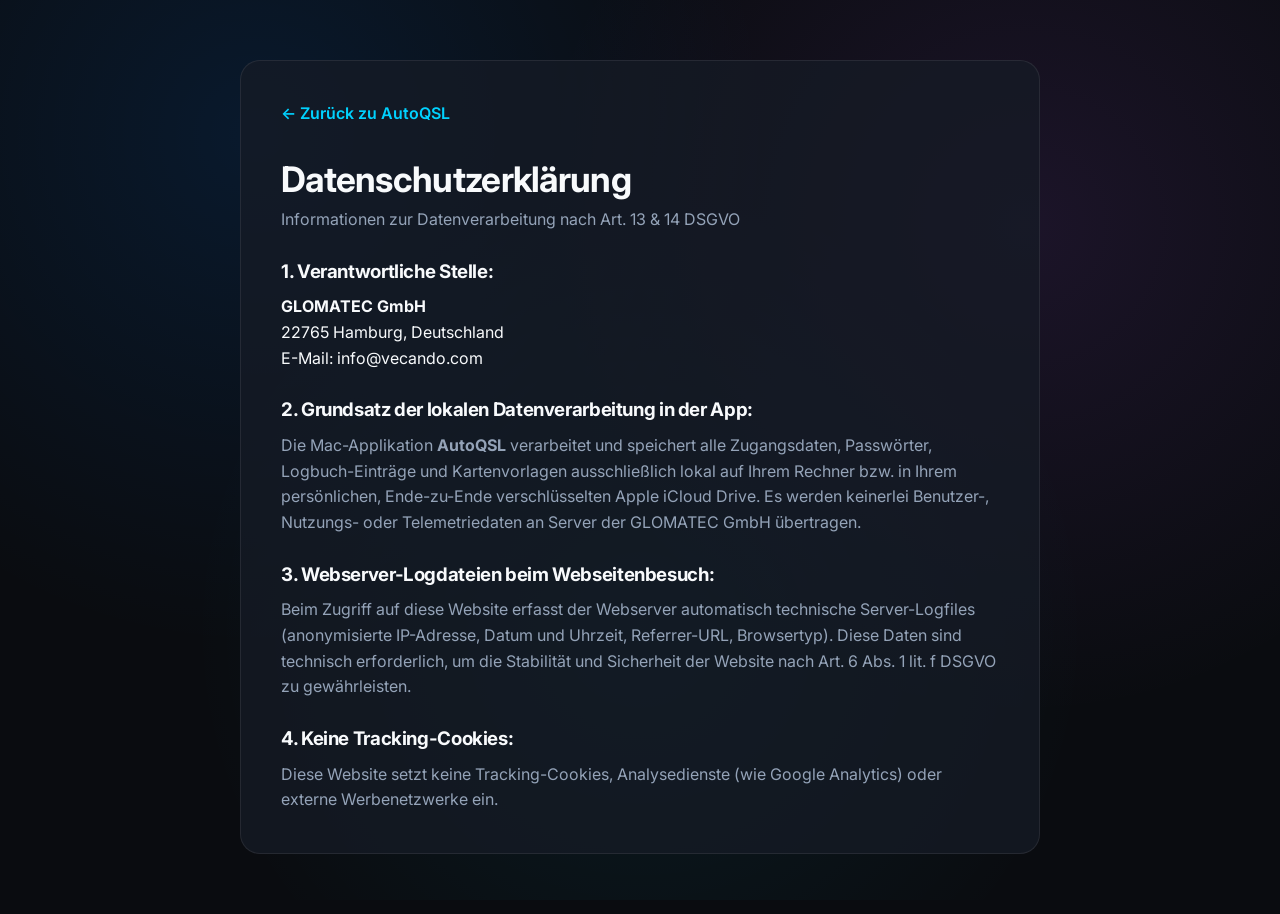
<file: Website/datenschutz.html>
<!DOCTYPE html>
<html lang="de">
<head>
  <meta charset="UTF-8">
  <meta name="viewport" content="width=device-width, initial-scale=1.0">
  <title>Datenschutzerklärung – AutoQSL | GLOMATEC GmbH</title>
  <link rel="stylesheet" href="styles.css">
  <link href="https://fonts.googleapis.com/css2?family=Inter:wght@400;600;700&display=swap" rel="stylesheet">
</head>
<body style="padding: 60px 0;">
  <div class="container" style="max-width: 800px; background: var(--bg-card); padding: 40px; border-radius: var(--radius-lg); border: 1px solid var(--border-color);">
    <a href="index.html" style="color: var(--accent-cyan); text-decoration: none; font-weight: 600;">&larr; Zurück zu AutoQSL</a>
    <h1 style="margin-top: 24px; font-size: 2.2rem;">Datenschutzerklärung</h1>
    <p style="color: var(--text-muted); margin-bottom: 24px;">Informationen zur Datenverarbeitung nach Art. 13 & 14 DSGVO</p>

    <h3>1. Verantwortliche Stelle:</h3>
    <p style="margin-top: 8px;">
      <strong>GLOMATEC GmbH</strong><br>
      22765 Hamburg, Deutschland<br>
      E-Mail: info@vecando.com
    </p>

    <h3 style="margin-top: 24px;">2. Grundsatz der lokalen Datenverarbeitung in der App:</h3>
    <p style="margin-top: 8px; color: var(--text-muted);">
      Die Mac-Applikation <strong>AutoQSL</strong> verarbeitet und speichert alle Zugangsdaten, Passwörter, Logbuch-Einträge und Kartenvorlagen ausschließlich lokal auf Ihrem Rechner bzw. in Ihrem persönlichen, Ende-zu-Ende verschlüsselten Apple iCloud Drive. Es werden keinerlei Benutzer-, Nutzungs- oder Telemetriedaten an Server der GLOMATEC GmbH übertragen.
    </p>

    <h3 style="margin-top: 24px;">3. Webserver-Logdateien beim Webseitenbesuch:</h3>
    <p style="margin-top: 8px; color: var(--text-muted);">
      Beim Zugriff auf diese Website erfasst der Webserver automatisch technische Server-Logfiles (anonymisierte IP-Adresse, Datum und Uhrzeit, Referrer-URL, Browsertyp). Diese Daten sind technisch erforderlich, um die Stabilität und Sicherheit der Website nach Art. 6 Abs. 1 lit. f DSGVO zu gewährleisten.
    </p>

    <h3 style="margin-top: 24px;">4. Keine Tracking-Cookies:</h3>
    <p style="margin-top: 8px; color: var(--text-muted);">
      Diese Website setzt keine Tracking-Cookies, Analysedienste (wie Google Analytics) oder externe Werbenetzwerke ein.
    </p>
  </div>
</body>
</html>
</file>
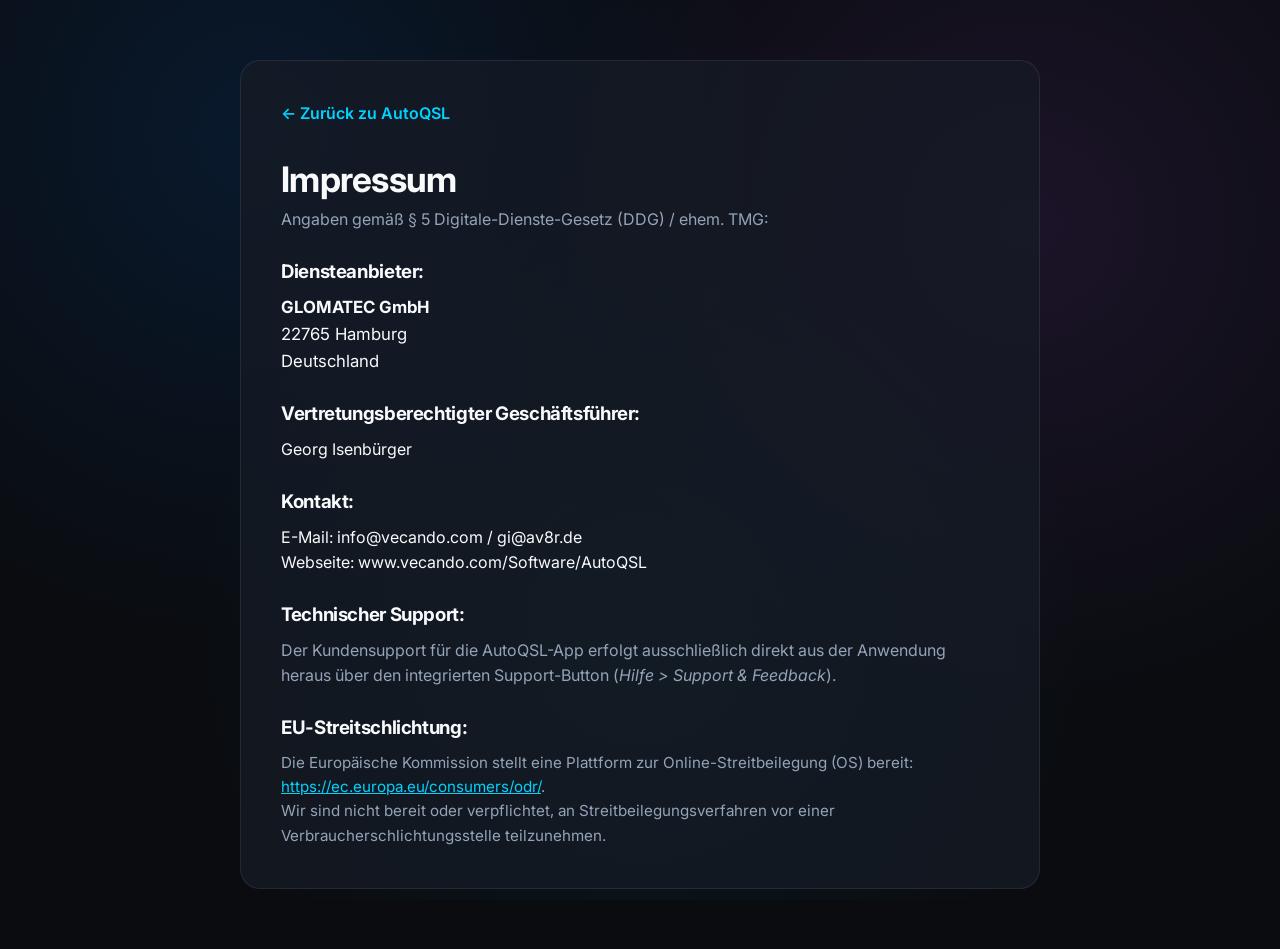
<file: Website/impressum.html>
<!DOCTYPE html>
<html lang="de">
<head>
  <meta charset="UTF-8">
  <meta name="viewport" content="width=device-width, initial-scale=1.0">
  <title>Impressum – AutoQSL | GLOMATEC GmbH</title>
  <link rel="stylesheet" href="styles.css">
  <link href="https://fonts.googleapis.com/css2?family=Inter:wght@400;600;700&display=swap" rel="stylesheet">
</head>
<body style="padding: 60px 0;">
  <div class="container" style="max-width: 800px; background: var(--bg-card); padding: 40px; border-radius: var(--radius-lg); border: 1px solid var(--border-color);">
    <a href="index.html" style="color: var(--accent-cyan); text-decoration: none; font-weight: 600;">&larr; Zurück zu AutoQSL</a>
    <h1 style="margin-top: 24px; font-size: 2.2rem;">Impressum</h1>
    <p style="color: var(--text-muted); margin-bottom: 24px;">Angaben gemäß § 5 Digitale-Dienste-Gesetz (DDG) / ehem. TMG:</p>

    <h3>Diensteanbieter:</h3>
    <p style="margin-top: 8px; font-size: 1.05rem;">
      <strong>GLOMATEC GmbH</strong><br>
      22765 Hamburg<br>
      Deutschland
    </p>

    <h3 style="margin-top: 24px;">Vertretungsberechtigter Geschäftsführer:</h3>
    <p style="margin-top: 8px;">Georg Isenbürger</p>

    <h3 style="margin-top: 24px;">Kontakt:</h3>
    <p style="margin-top: 8px;">
      E-Mail: info@vecando.com / gi@av8r.de<br>
      Webseite: www.vecando.com/Software/AutoQSL
    </p>

    <h3 style="margin-top: 24px;">Technischer Support:</h3>
    <p style="margin-top: 8px; color: var(--text-muted);">
      Der Kundensupport für die AutoQSL-App erfolgt ausschließlich direkt aus der Anwendung heraus über den integrierten Support-Button (<em>Hilfe > Support & Feedback</em>).
    </p>

    <h3 style="margin-top: 24px;">EU-Streitschlichtung:</h3>
    <p style="margin-top: 8px; color: var(--text-muted); font-size: 0.95rem;">
      Die Europäische Kommission stellt eine Plattform zur Online-Streitbeilegung (OS) bereit: <a href="https://ec.europa.eu/consumers/odr/" target="_blank" style="color: var(--accent-cyan);">https://ec.europa.eu/consumers/odr/</a>.<br>
      Wir sind nicht bereit oder verpflichtet, an Streitbeilegungsverfahren vor einer Verbraucherschlichtungsstelle teilzunehmen.
    </p>
  </div>
</body>
</html>
</file>
<file: Website/styles.css>
/* AutoQSL - Modern High-End Dark Glassmorphism Styling */
:root {
  --bg-primary: #0a0c10;
  --bg-secondary: #12161f;
  --bg-card: rgba(22, 27, 38, 0.75);
  --bg-card-hover: rgba(30, 38, 54, 0.85);
  --border-color: rgba(255, 255, 255, 0.08);
  --border-focus: rgba(0, 122, 255, 0.5);
  --accent-blue: #007aff;
  --accent-cyan: #00d2ff;
  --accent-purple: #9d4edd;
  --accent-gold: #ffb703;
  --accent-green: #38b000;
  --text-main: #f8fafc;
  --text-muted: #94a3b8;
  --text-dim: #64748b;
  --radius-lg: 20px;
  --radius-md: 12px;
  --radius-sm: 8px;
  --shadow-glow: 0 0 50px rgba(0, 122, 255, 0.25);
  --shadow-card: 0 10px 30px rgba(0, 0, 0, 0.5);
  --transition: all 0.25s cubic-bezier(0.16, 1, 0.3, 1);
  --font-sans: 'Inter', -apple-system, BlinkMacSystemFont, 'Segoe UI', Roboto, sans-serif;
  --font-heading: 'Outfit', 'Inter', -apple-system, sans-serif;
}

* {
  box-sizing: border-box;
  margin: 0;
  padding: 0;
}

html {
  scroll-behavior: smooth;
  color-scheme: dark;
}

body {
  font-family: var(--font-sans);
  background-color: var(--bg-primary);
  color: var(--text-main);
  line-height: 1.6;
  overflow-x: hidden;
  position: relative;
  background-image: 
    radial-gradient(circle at 20% 15%, rgba(0, 122, 255, 0.12) 0%, transparent 40%),
    radial-gradient(circle at 80% 25%, rgba(157, 78, 221, 0.12) 0%, transparent 40%),
    radial-gradient(circle at 50% 70%, rgba(0, 210, 255, 0.08) 0%, transparent 50%);
  background-attachment: fixed;
}

/* Container */
.container {
  max-width: 1200px;
  margin: 0 auto;
  padding: 0 24px;
}

/* Typography */
h1, h2, h3, h4, .brand-logo {
  font-family: var(--font-heading);
  letter-spacing: -0.02em;
}

.gradient-text {
  background: linear-gradient(135deg, #ffffff 20%, var(--accent-cyan) 60%, var(--accent-blue) 100%);
  -webkit-background-clip: text;
  -webkit-text-fill-color: transparent;
  display: inline-block;
}

.gradient-gold {
  background: linear-gradient(135deg, #fff275 0%, #ffb703 50%, #fb8500 100%);
  -webkit-background-clip: text;
  -webkit-text-fill-color: transparent;
}

/* Navigation Bar */
.navbar {
  position: sticky;
  top: 0;
  z-index: 1000;
  backdrop-filter: blur(24px);
  -webkit-backdrop-filter: blur(24px);
  background: rgba(10, 12, 16, 0.8);
  border-bottom: 1px solid var(--border-color);
  padding: 16px 0;
  transition: var(--transition);
}

.nav-container {
  display: flex;
  justify-content: space-between;
  align-items: center;
}

.nav-brand {
  display: flex;
  align-items: center;
  gap: 12px;
  text-decoration: none;
  color: var(--text-main);
  font-weight: 700;
  font-size: 1.25rem;
}

.app-icon-img {
  width: 36px;
  height: 36px;
  border-radius: 8px;
  box-shadow: 0 4px 12px rgba(0, 122, 255, 0.3);
}

.nav-links {
  display: flex;
  align-items: center;
  gap: 28px;
  list-style: none;
}

.nav-links a {
  color: var(--text-muted);
  text-decoration: none;
  font-size: 0.95rem;
  font-weight: 500;
  transition: var(--transition);
}

.nav-links a:hover {
  color: var(--text-main);
}

.nav-actions {
  display: flex;
  align-items: center;
  gap: 16px;
}

/* Language Toggle Button */
.lang-btn {
  background: rgba(255, 255, 255, 0.06);
  border: 1px solid var(--border-color);
  color: var(--text-main);
  padding: 6px 12px;
  border-radius: var(--radius-sm);
  font-size: 0.85rem;
  font-weight: 600;
  cursor: pointer;
  display: flex;
  align-items: center;
  gap: 6px;
  transition: var(--transition);
}

.lang-btn:hover {
  background: rgba(255, 255, 255, 0.12);
  border-color: rgba(255, 255, 255, 0.2);
}

/* Buttons */
.btn {
  display: inline-flex;
  align-items: center;
  justify-content: center;
  gap: 8px;
  padding: 12px 24px;
  border-radius: var(--radius-md);
  font-size: 0.95rem;
  font-weight: 600;
  text-decoration: none;
  cursor: pointer;
  transition: var(--transition);
  border: none;
}

.btn-primary {
  background: linear-gradient(135deg, var(--accent-blue) 0%, #0056b3 100%);
  color: #fff;
  box-shadow: 0 4px 20px rgba(0, 122, 255, 0.35);
}

.btn-primary:hover {
  transform: translateY(-2px);
  box-shadow: 0 6px 25px rgba(0, 122, 255, 0.5);
}

.btn-secondary {
  background: rgba(255, 255, 255, 0.07);
  color: var(--text-main);
  border: 1px solid var(--border-color);
}

.btn-secondary:hover {
  background: rgba(255, 255, 255, 0.12);
  border-color: rgba(255, 255, 255, 0.2);
  transform: translateY(-2px);
}

.btn-sm {
  padding: 8px 16px;
  font-size: 0.85rem;
}

/* Hero Section */
.hero {
  padding: 80px 0 60px;
  text-align: center;
  position: relative;
}

.hero-badge {
  display: inline-flex;
  align-items: center;
  gap: 8px;
  padding: 6px 16px;
  border-radius: 30px;
  background: rgba(0, 122, 255, 0.12);
  border: 1px solid rgba(0, 122, 255, 0.25);
  color: var(--accent-cyan);
  font-size: 0.85rem;
  font-weight: 600;
  margin-bottom: 24px;
}

.hero-title {
  font-size: 3.5rem;
  line-height: 1.1;
  margin-bottom: 20px;
  font-weight: 800;
}

.hero-subtitle {
  font-size: 1.25rem;
  color: var(--text-muted);
  max-width: 760px;
  margin: 0 auto 36px;
}

.hero-cta-group {
  display: flex;
  justify-content: center;
  gap: 16px;
  margin-bottom: 48px;
  flex-wrap: wrap;
}

.hero-preview-wrapper {
  position: relative;
  max-width: 960px;
  margin: 0 auto;
  border-radius: var(--radius-lg);
  padding: 12px;
  background: rgba(255, 255, 255, 0.04);
  border: 1px solid rgba(255, 255, 255, 0.1);
  box-shadow: var(--shadow-glow), var(--shadow-card);
  overflow: hidden;
}

.hero-preview-img {
  width: 100%;
  height: auto;
  border-radius: calc(var(--radius-lg) - 6px);
  display: block;
  transition: transform 0.4s ease;
}

.hero-preview-wrapper:hover .hero-preview-img {
  transform: scale(1.01);
}

/* Feature Highlights (Pill Chips) */
.pill-grid {
  display: flex;
  justify-content: center;
  flex-wrap: wrap;
  gap: 12px;
  margin-top: 36px;
}

.pill-chip {
  background: rgba(255, 255, 255, 0.04);
  border: 1px solid var(--border-color);
  padding: 8px 16px;
  border-radius: 20px;
  font-size: 0.85rem;
  color: var(--text-muted);
  display: flex;
  align-items: center;
  gap: 8px;
}

.pill-chip span {
  color: var(--accent-cyan);
}

/* Bento Grid Features Section */
.section {
  padding: 90px 0;
}

.section-header {
  text-align: center;
  max-width: 700px;
  margin: 0 auto 56px;
}

.section-tag {
  color: var(--accent-cyan);
  font-size: 0.85rem;
  font-weight: 700;
  text-transform: uppercase;
  letter-spacing: 0.1em;
  margin-bottom: 8px;
}

.section-title {
  font-size: 2.5rem;
  margin-bottom: 16px;
  font-weight: 700;
}

.section-desc {
  color: var(--text-muted);
  font-size: 1.1rem;
}

.bento-grid {
  display: grid;
  grid-template-columns: repeat(3, 1fr);
  gap: 24px;
}

.bento-card {
  background: var(--bg-card);
  backdrop-filter: blur(16px);
  -webkit-backdrop-filter: blur(16px);
  border: 1px solid var(--border-color);
  border-radius: var(--radius-lg);
  padding: 32px;
  transition: var(--transition);
  position: relative;
  display: flex;
  flex-direction: column;
  justify-content: space-between;
}

.bento-card:hover {
  background: var(--bg-card-hover);
  border-color: rgba(0, 122, 255, 0.4);
  transform: translateY(-4px);
  box-shadow: 0 12px 30px rgba(0, 122, 255, 0.15);
}

.bento-card.span-2 {
  grid-column: span 2;
}

.card-icon {
  width: 48px;
  height: 48px;
  border-radius: var(--radius-md);
  background: rgba(0, 122, 255, 0.15);
  display: flex;
  align-items: center;
  justify-content: center;
  font-size: 1.5rem;
  margin-bottom: 20px;
  color: var(--accent-cyan);
}

.card-title {
  font-size: 1.35rem;
  margin-bottom: 12px;
  font-weight: 600;
}

.card-desc {
  color: var(--text-muted);
  font-size: 0.95rem;
  line-height: 1.6;
}

.card-feature-list {
  list-style: none;
  margin-top: 16px;
  display: flex;
  flex-direction: column;
  gap: 8px;
}

.card-feature-list li {
  display: flex;
  align-items: center;
  gap: 8px;
  font-size: 0.9rem;
  color: var(--text-muted);
}

.card-feature-list li i {
  color: var(--accent-green);
}

/* Workflow Step Section */
.workflow-grid {
  display: grid;
  grid-template-columns: repeat(4, 1fr);
  gap: 20px;
}

.workflow-card {
  background: var(--bg-card);
  border: 1px solid var(--border-color);
  border-radius: var(--radius-lg);
  padding: 24px;
  text-align: center;
  position: relative;
}

.step-number {
  width: 36px;
  height: 36px;
  border-radius: 50%;
  background: linear-gradient(135deg, var(--accent-blue), var(--accent-cyan));
  color: white;
  font-weight: 700;
  display: flex;
  align-items: center;
  justify-content: center;
  margin: 0 auto 16px;
  font-size: 0.9rem;
}

/* Gallery Showcase */
.gallery-grid {
  display: grid;
  grid-template-columns: repeat(2, 1fr);
  gap: 24px;
}

.gallery-item {
  border-radius: var(--radius-lg);
  overflow: hidden;
  border: 1px solid var(--border-color);
  background: var(--bg-card);
  cursor: pointer;
  transition: var(--transition);
}

.gallery-item:hover {
  transform: translateY(-4px);
  border-color: var(--accent-blue);
  box-shadow: var(--shadow-card);
}

.gallery-img {
  width: 100%;
  height: auto;
  display: block;
}

.gallery-caption {
  padding: 16px 20px;
  font-size: 0.95rem;
  font-weight: 600;
  color: var(--text-main);
  background: rgba(18, 22, 31, 0.9);
}

/* Pricing Section */
.pricing-card {
  max-width: 520px;
  margin: 0 auto;
  background: linear-gradient(180deg, rgba(22, 27, 38, 0.95) 0%, rgba(18, 22, 31, 0.95) 100%);
  border: 2px solid rgba(0, 122, 255, 0.4);
  border-radius: var(--radius-lg);
  padding: 44px;
  text-align: center;
  box-shadow: var(--shadow-glow), var(--shadow-card);
  position: relative;
}

.pricing-badge {
  position: absolute;
  top: -14px;
  left: 50%;
  transform: translateX(-50%);
  background: linear-gradient(135deg, var(--accent-blue), var(--accent-cyan));
  color: white;
  padding: 4px 16px;
  border-radius: 20px;
  font-size: 0.8rem;
  font-weight: 700;
  letter-spacing: 0.05em;
}

.price-val {
  font-size: 4rem;
  font-weight: 800;
  font-family: var(--font-heading);
  line-height: 1;
  margin: 20px 0 6px;
}

.price-sub {
  color: var(--text-muted);
  font-size: 0.95rem;
  margin-bottom: 28px;
}

.pricing-features {
  list-style: none;
  text-align: left;
  margin: 28px 0 36px;
  display: flex;
  flex-direction: column;
  gap: 12px;
}

.pricing-features li {
  display: flex;
  align-items: center;
  gap: 10px;
  font-size: 0.95rem;
}

.pricing-features li i {
  color: var(--accent-green);
}

.pricing-legal-notice {
  font-size: 0.75rem;
  color: var(--text-dim);
  line-height: 1.4;
  margin-top: 20px;
}

/* FAQ Accordion */
.faq-list {
  max-width: 800px;
  margin: 0 auto;
  display: flex;
  flex-direction: column;
  gap: 16px;
}

.faq-item {
  background: var(--bg-card);
  border: 1px solid var(--border-color);
  border-radius: var(--radius-md);
  overflow: hidden;
  transition: var(--transition);
}

.faq-question {
  padding: 20px 24px;
  font-weight: 600;
  font-size: 1.05rem;
  cursor: pointer;
  display: flex;
  justify-content: space-between;
  align-items: center;
  user-select: none;
}

.faq-answer {
  padding: 0 24px 20px;
  color: var(--text-muted);
  font-size: 0.95rem;
  line-height: 1.6;
  display: none;
}

.faq-item.active {
  border-color: rgba(0, 122, 255, 0.4);
}

.faq-item.active .faq-answer {
  display: block;
}

.faq-icon {
  transition: transform 0.3s ease;
}

.faq-item.active .faq-icon {
  transform: rotate(180deg);
}

/* Footer */
.footer {
  background: var(--bg-secondary);
  border-top: 1px solid var(--border-color);
  padding: 60px 0 30px;
  font-size: 0.9rem;
  color: var(--text-dim);
}

.footer-grid {
  display: grid;
  grid-template-columns: 2fr 1fr 1fr 1fr;
  gap: 40px;
  margin-bottom: 40px;
}

.footer-brand h4 {
  color: var(--text-main);
  margin-bottom: 12px;
}

.footer-links h5 {
  color: var(--text-main);
  margin-bottom: 16px;
  font-size: 0.95rem;
}

.footer-links ul {
  list-style: none;
  display: flex;
  flex-direction: column;
  gap: 10px;
}

.footer-links a {
  color: var(--text-muted);
  text-decoration: none;
  transition: var(--transition);
}

.footer-links a:hover {
  color: var(--text-main);
}

.footer-bottom {
  border-top: 1px solid rgba(255, 255, 255, 0.05);
  padding-top: 24px;
  display: flex;
  justify-content: space-between;
  align-items: center;
  flex-wrap: wrap;
  gap: 16px;
}

/* Modal Windows for Legal Pages */
.modal {
  display: none;
  position: fixed;
  top: 0;
  left: 0;
  width: 100%;
  height: 100%;
  background: rgba(0, 0, 0, 0.85);
  backdrop-filter: blur(10px);
  z-index: 2000;
  align-items: center;
  justify-content: center;
  padding: 20px;
}

.modal.active {
  display: flex;
}

.modal-content {
  background: var(--bg-secondary);
  border: 1px solid var(--border-color);
  border-radius: var(--radius-lg);
  max-width: 800px;
  width: 100%;
  max-height: 85vh;
  overflow-y: auto;
  padding: 36px;
  position: relative;
  box-shadow: var(--shadow-card);
}

.modal-close {
  position: absolute;
  top: 20px;
  right: 20px;
  background: rgba(255, 255, 255, 0.1);
  border: none;
  color: white;
  width: 32px;
  height: 32px;
  border-radius: 50%;
  cursor: pointer;
  font-size: 1.2rem;
  display: flex;
  align-items: center;
  justify-content: center;
}

/* Lightbox Modal */
#lightboxModal .modal-content {
  background: transparent;
  border: none;
  padding: 0;
  max-width: 1000px;
  text-align: center;
}

#lightboxModal img {
  max-width: 100%;
  max-height: 80vh;
  border-radius: var(--radius-md);
  box-shadow: 0 10px 40px rgba(0,0,0,0.8);
}

/* Responsive */
@media (max-width: 1024px) {
  .bento-grid {
    grid-template-columns: repeat(2, 1fr);
  }
  .bento-card.span-2 {
    grid-column: span 2;
  }
  .workflow-grid {
    grid-template-columns: repeat(2, 1fr);
  }
  .footer-grid {
    grid-template-columns: 1fr 1fr;
  }
}

@media (max-width: 768px) {
  .hero-title {
    font-size: 2.3rem;
  }
  .bento-grid, .workflow-grid, .gallery-grid {
    grid-template-columns: 1fr;
  }
  .bento-card.span-2 {
    grid-column: span 1;
  }
  .nav-links {
    display: none;
  }
  .footer-grid {
    grid-template-columns: 1fr;
  }
}
</file>
